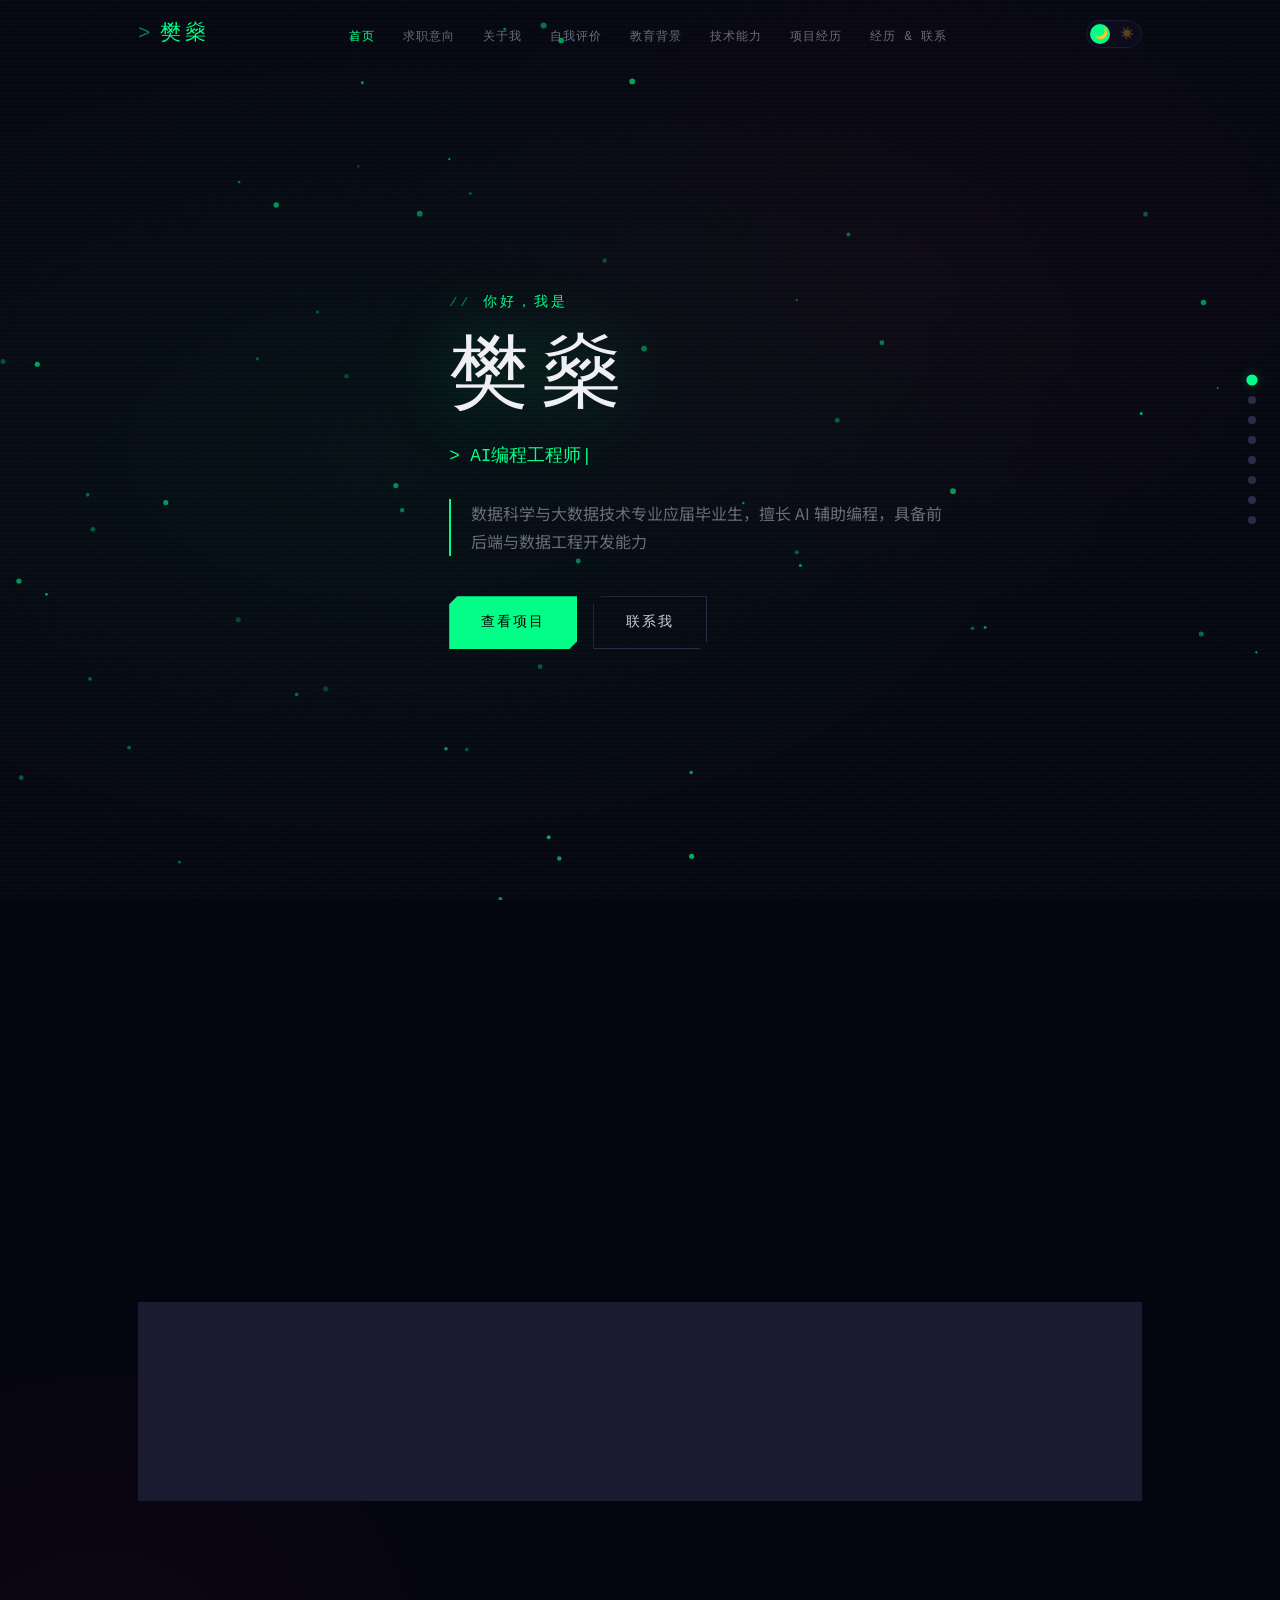
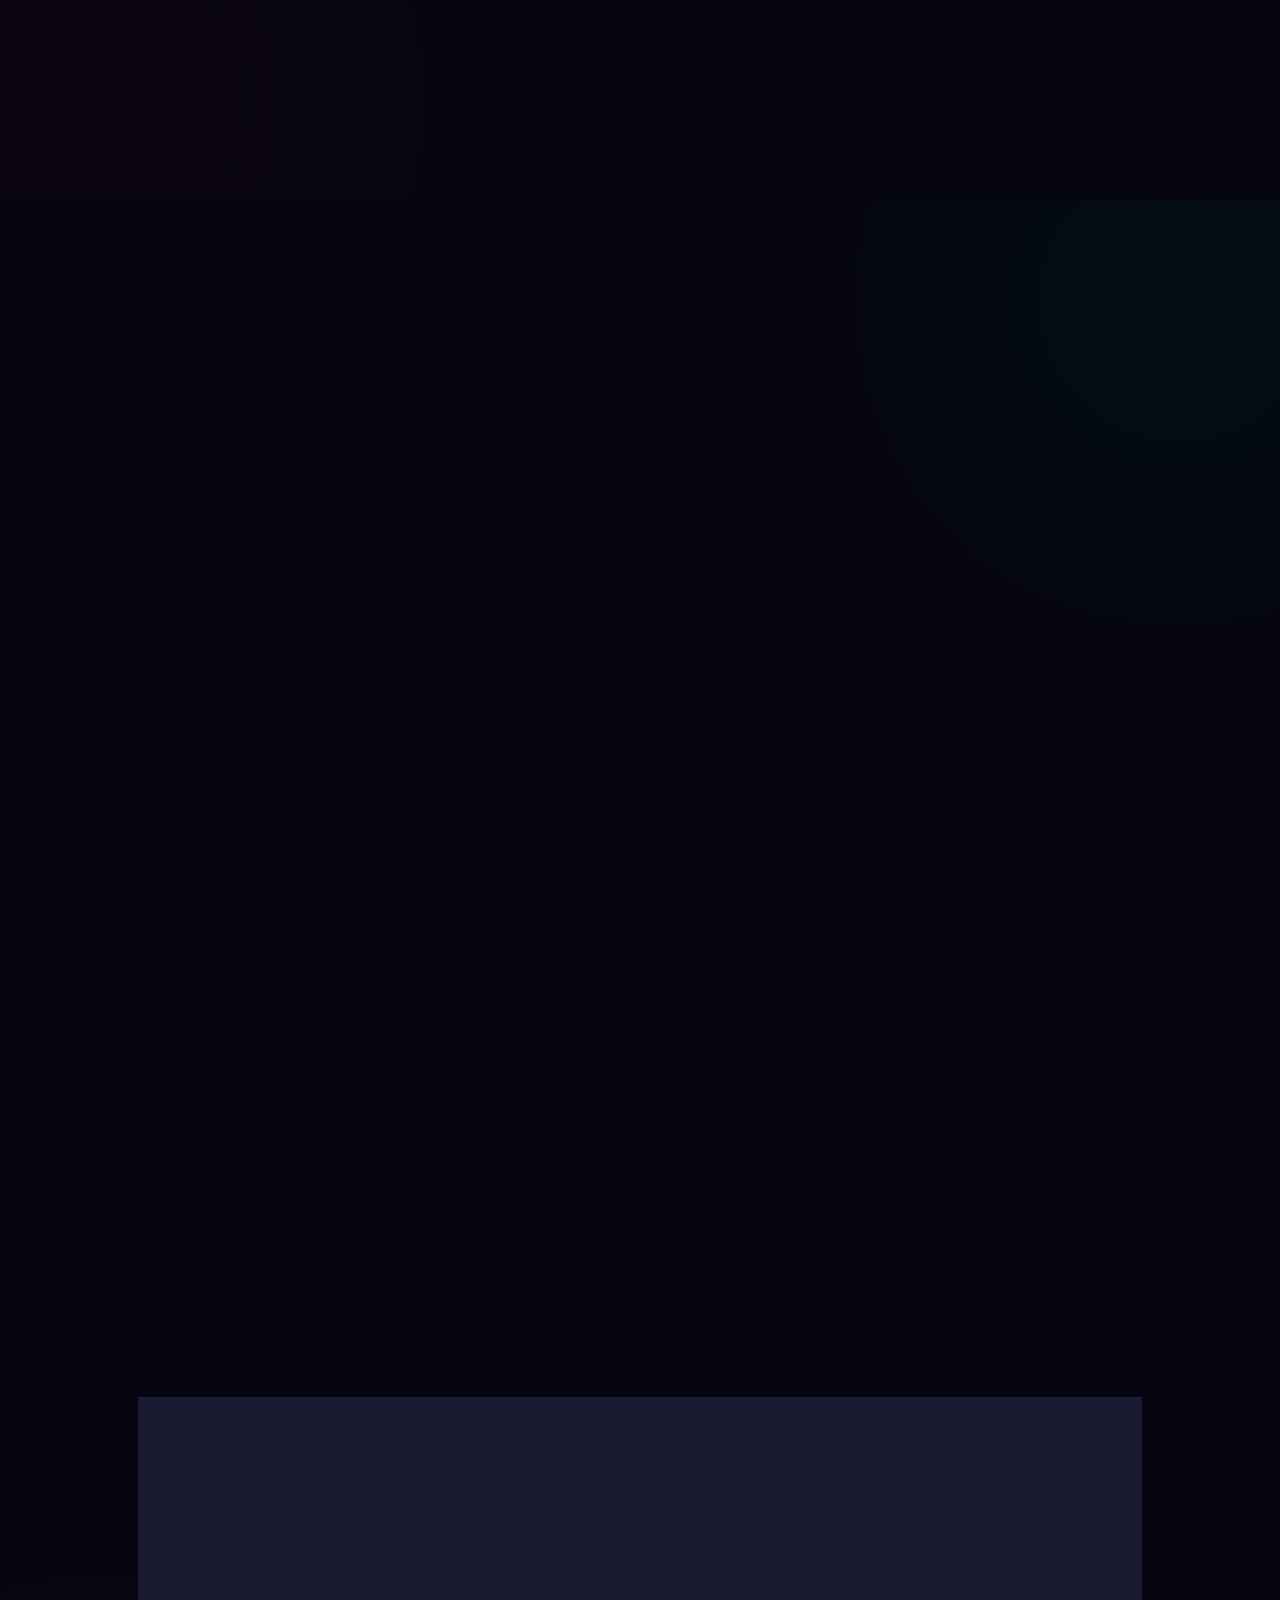
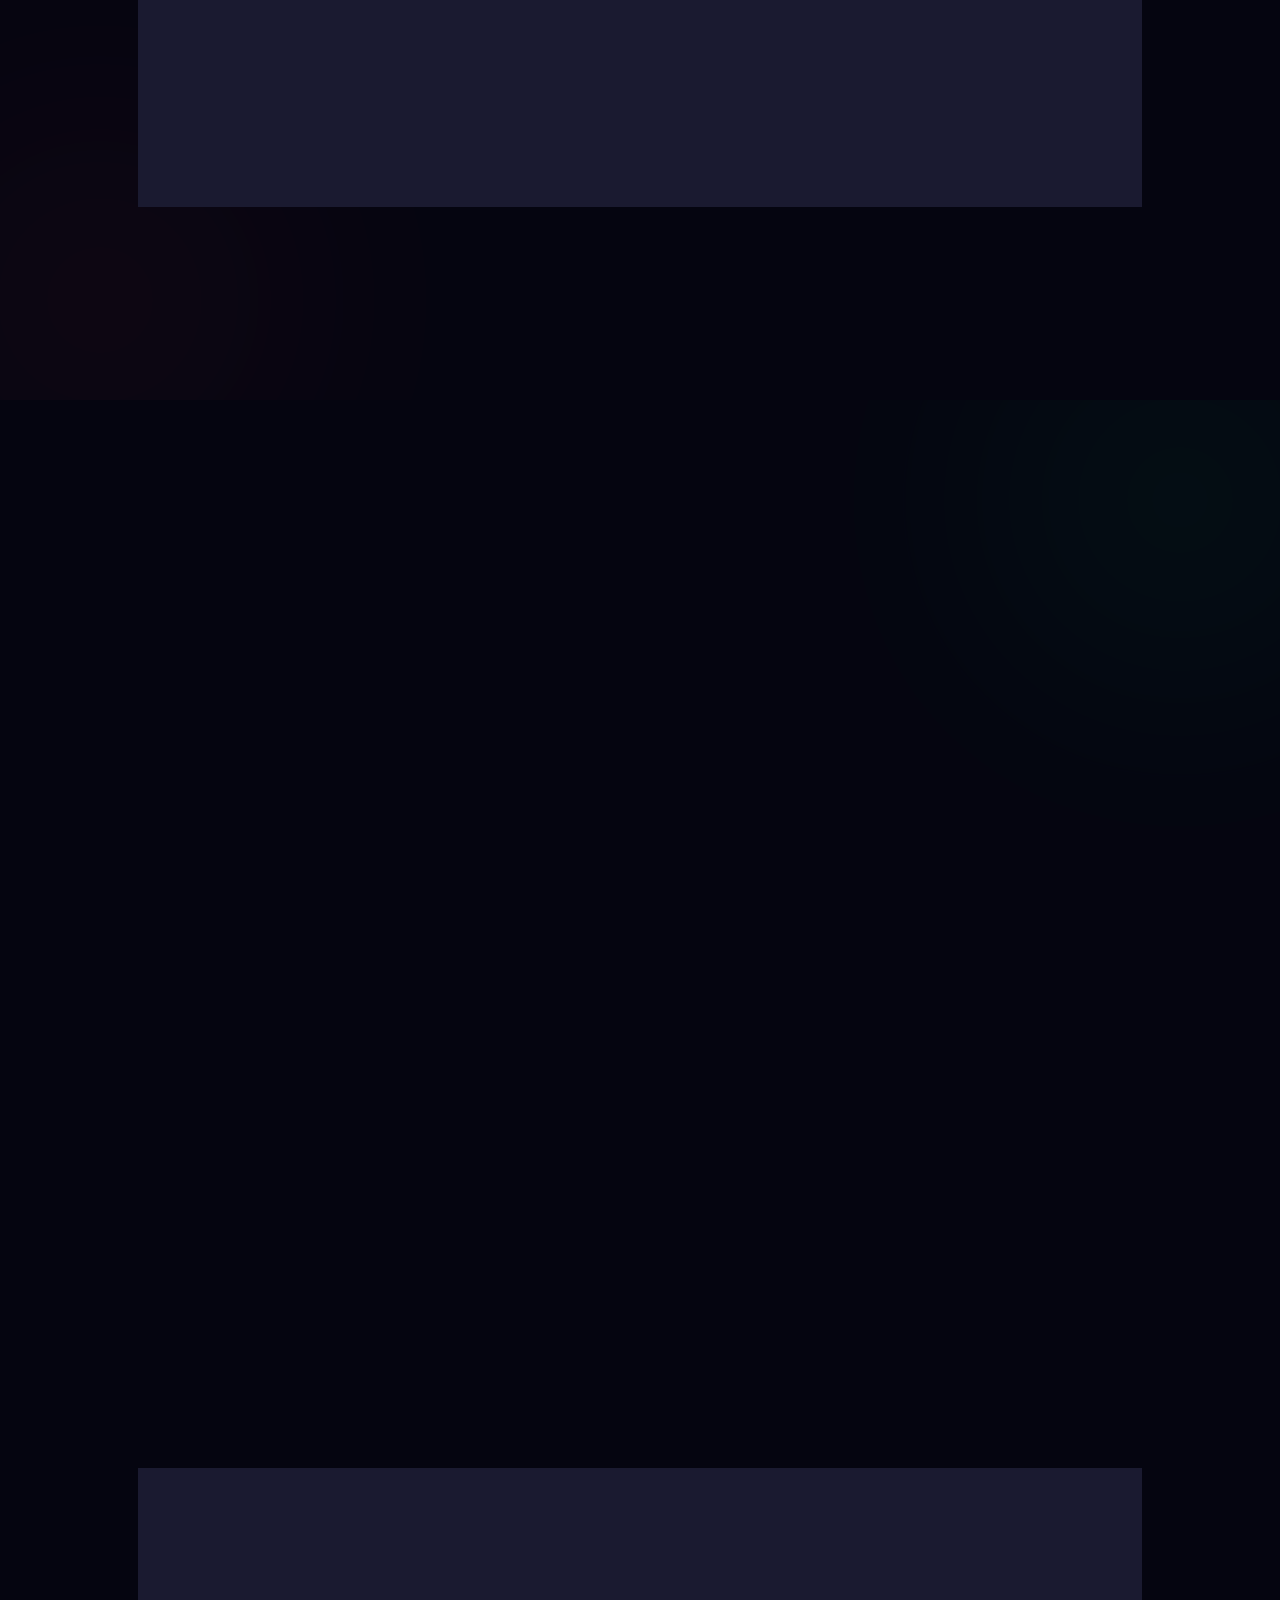
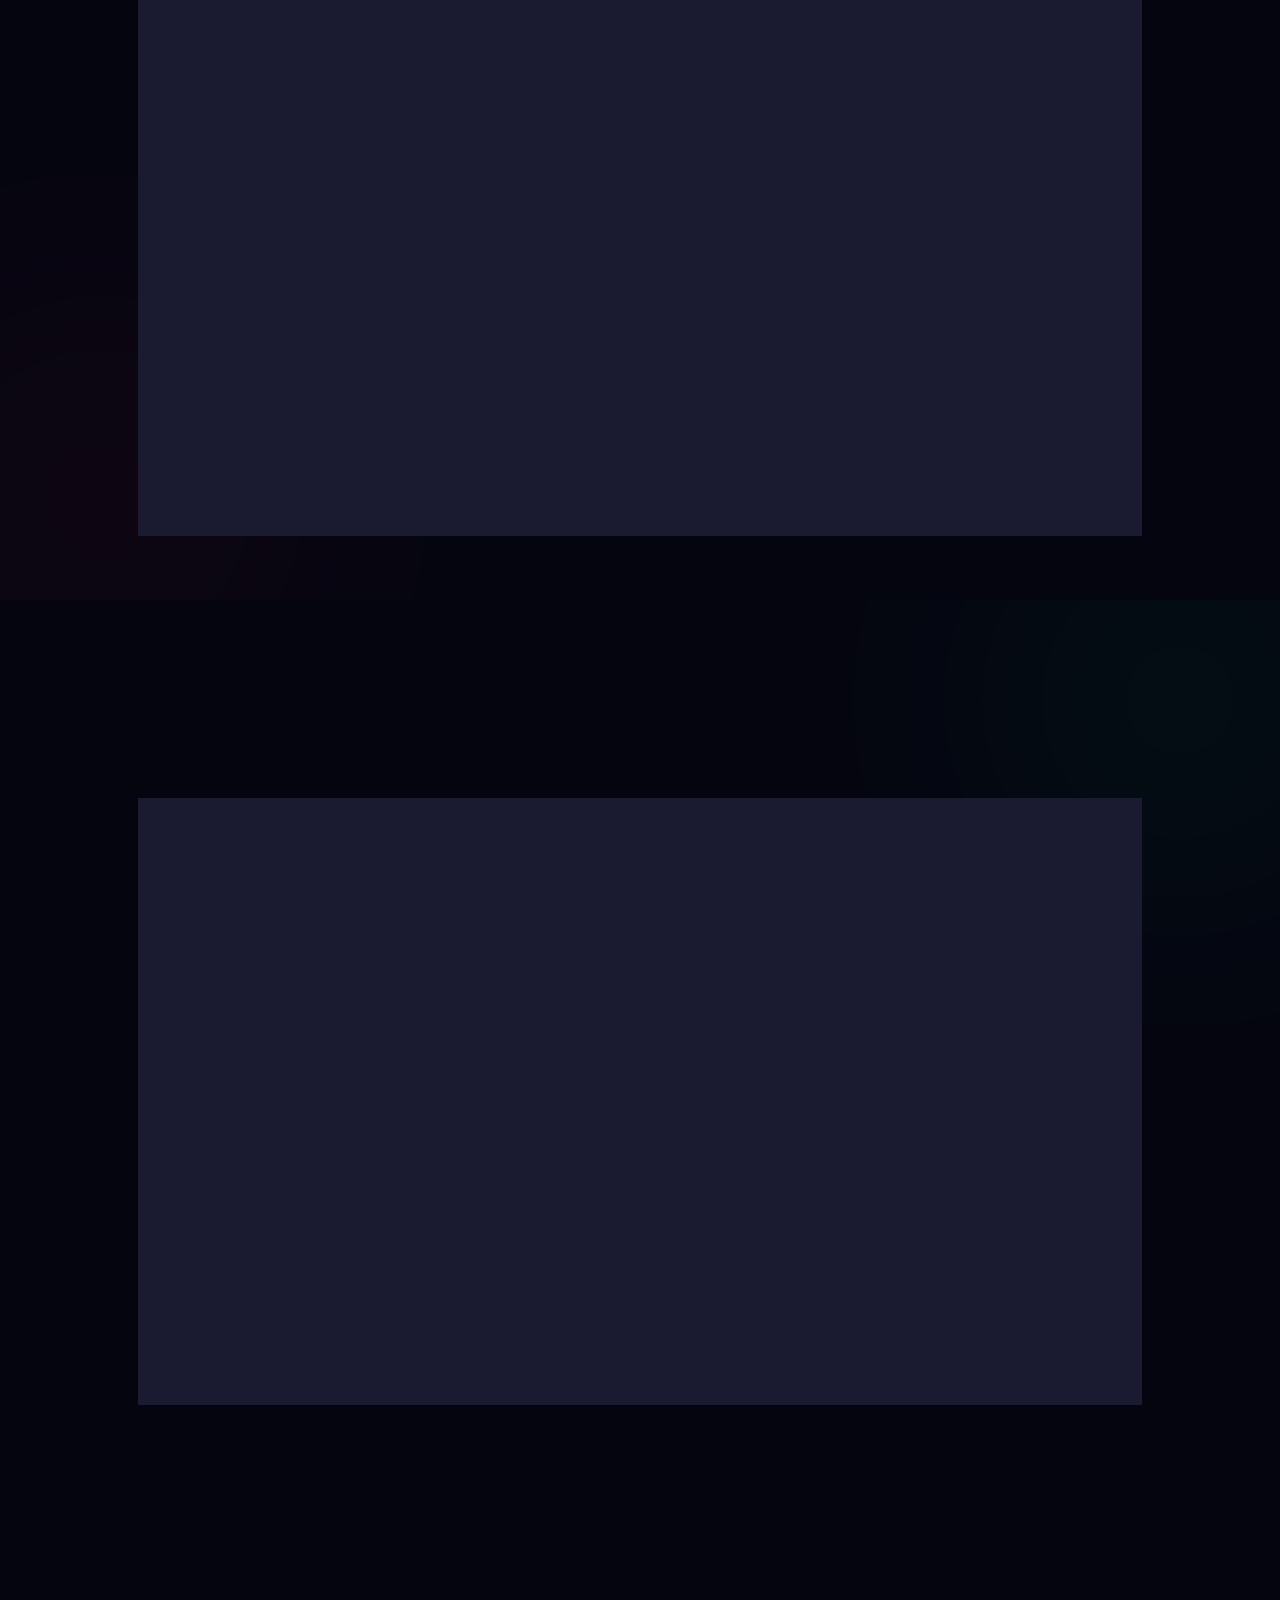
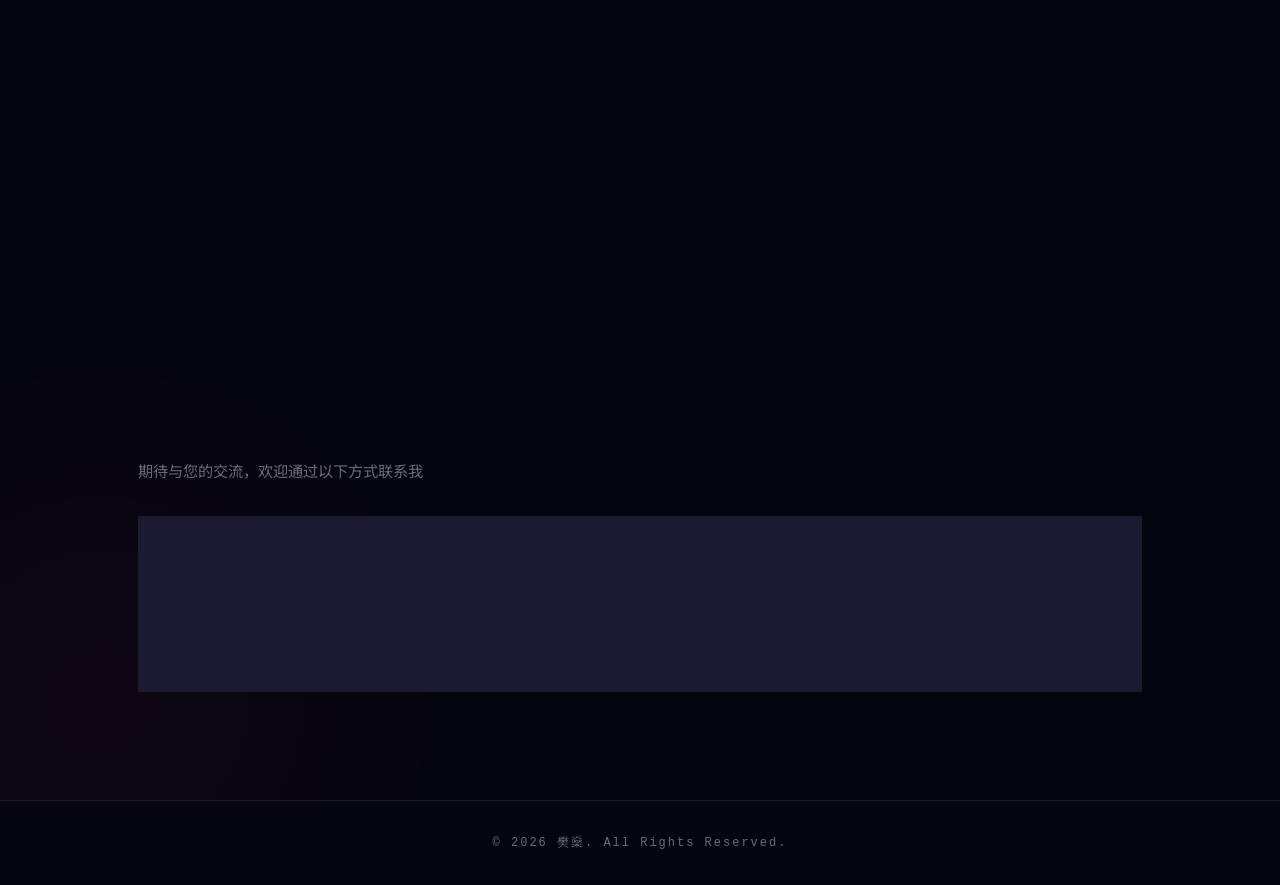
<file: index.html>
<!DOCTYPE html>
<html lang="zh-CN">
<head>
    <meta charset="UTF-8">
    <meta name="viewport" content="width=device-width, initial-scale=1.0">
    <title>樊燊 - 个人主页</title>
    <link rel="stylesheet" href="css/style.css">
    <link rel="preconnect" href="https://fonts.googleapis.com">
    <link rel="preconnect" href="https://fonts.gstatic.com" crossorigin>
    <link href="https://fonts.googleapis.com/css2?family=Inter:wght@300;400;500;600;700;800&family=Noto+Sans+SC:wght@300;400;500;700;900&display=swap" rel="stylesheet">
</head>
<body>
    <!-- 滚动进度条 -->
    <div class="scroll-progress" id="scrollProgress"></div>

    <!-- 导航栏 -->
    <nav class="navbar" id="navbar">
        <div class="nav-container">
            <a href="#home" class="nav-logo">樊燊</a>
            <ul class="nav-menu">
                <li><a href="#home" class="nav-link">首页</a></li>
                <li><a href="#job-target" class="nav-link">求职意向</a></li>
                <li><a href="#about" class="nav-link">关于我</a></li>
                <li><a href="#self-eval" class="nav-link">自我评价</a></li>
                <li><a href="#education" class="nav-link">教育背景</a></li>
                <li><a href="#skills" class="nav-link">技术能力</a></li>
                <li><a href="#projects" class="nav-link">项目经历</a></li>
                <li><a href="#combined" class="nav-link">经历 & 联系</a></li>
            </ul>
            <button class="theme-toggle" id="themeToggle" aria-label="切换主题">
                <span class="theme-icon-dark">🌙</span>
                <span class="theme-icon-light">☀️</span>
            </button>
        </div>
    </nav>

    <!-- Hero 区域 -->
    <section class="hero" id="home">
        <div class="hero-bg"></div>
        <div class="hero-content">
            <p class="hero-greeting">你好，我是</p>
            <h1 class="hero-name">樊燊</h1>
            <div class="hero-typing">
                <span class="typing-text"></span><span class="typing-cursor">|</span>
            </div>
            <p class="hero-desc">数据科学与大数据技术专业应届毕业生，擅长 AI 辅助编程，具备前后端与数据工程开发能力</p>
            <div class="hero-btns">
                <a href="#projects" class="btn btn-primary">查看项目</a>
                <a href="#contact" class="btn btn-outline">联系我</a>
            </div>
        </div>
        <canvas id="particles-canvas"></canvas>
    </section>

    <!-- 求职意向 -->
    <section class="section job-target" id="job-target">
        <div class="container">
            <h2 class="section-title">求职意向</h2>
            <div class="section-line"></div>
            <div class="job-grid">
                <div class="job-item">
                    <span class="job-label">意向岗位</span>
                    <span class="job-value">AI 编程工程师 / 软件开发工程师</span>
                </div>
                <div class="job-item">
                    <span class="job-label">期望城市</span>
                    <span class="job-value">任意 / 开放远程</span>
                </div>
                <div class="job-item">
                    <span class="job-label">期望薪资</span>
                    <span class="job-value">面议</span>
                </div>
                <div class="job-item">
                    <span class="job-label">到岗时间</span>
                    <span class="job-value">两周内到岗</span>
                </div>
            </div>
        </div>
    </section>

    <!-- 关于我 -->
    <section class="section about" id="about">
        <div class="container">
            <h2 class="section-title">关于我</h2>
            <div class="section-line"></div>
            <div class="about-content">
                <div class="about-avatar">
                    <div class="avatar-placeholder">樊</div>
                </div>
                <div class="about-text">
                    <p>我是樊燊，2003年12月出生，毕业于西京学院数据科学与大数据技术专业。</p>
                    <p>在校期间，我系统学习了Spark、数据库原理、计算机组成设计、机器学习、操作系统等核心课程，打下了扎实的理论基础。同时，我积极参与各类项目实践和竞赛活动，将理论知识转化为实际能力。</p>
                    <p>我对技术充满热情，具备前后端与数据工程的综合开发能力，熟悉从前端到后端、从数据处理到可视化的完整技术链路。善于运用 AI 编程工具提升开发效率，乐于接受挑战，期待在技术领域不断成长。</p>
                    <div class="about-info">
                        <div class="info-item">
                            <span class="info-label">年龄</span>
                            <span class="info-value">22岁</span>
                        </div>
                        <div class="info-item">
                            <span class="info-label">所在地</span>
                            <span class="info-value">陕西·西安</span>
                        </div>
                        <div class="info-item">
                            <span class="info-label">学历</span>
                            <span class="info-value">本科</span>
                        </div>
                        <div class="info-item">
                            <span class="info-label">状态</span>
                            <span class="info-value">应届毕业生</span>
                        </div>
                    </div>
                </div>
            </div>
        </div>
    </section>

    <!-- 自我评价 -->
    <section class="section self-eval" id="self-eval">
        <div class="container">
            <h2 class="section-title">自我评价</h2>
            <div class="section-line"></div>
            <div class="eval-grid">
                <div class="eval-card">
                    <div class="eval-icon"><svg width="28" height="28" viewBox="0 0 24 24" fill="none" stroke="currentColor" stroke-width="1.5"><rect x="2" y="3" width="20" height="14" rx="2"/><path d="M8 21h8M12 17v4"/><circle cx="12" cy="10" r="2"/><path d="M10 8l-3-3M14 8l3-3"/></svg></div>
                    <h3>AI 编程能力</h3>
                    <p>熟练使用 AI 编程工具（Claude Code、Cursor 等）提升开发效率，能独立完成从需求分析到部署上线的完整开发流程。</p>
                </div>
                <div class="eval-card">
                    <div class="eval-icon"><svg width="28" height="28" viewBox="0 0 24 24" fill="none" stroke="currentColor" stroke-width="1.5"><path d="M4 19.5A2.5 2.5 0 016.5 17H20"/><path d="M6.5 2H20v20H6.5A2.5 2.5 0 014 19.5v-15A2.5 2.5 0 016.5 2z"/><path d="M8 7h8M8 11h6"/></svg></div>
                    <h3>快速学习</h3>
                    <p>对新技术保持好奇心，在校期间自学 Spring Boot、ECharts 等框架并成功应用于项目实践。</p>
                </div>
                <div class="eval-card">
                    <div class="eval-icon"><svg width="28" height="28" viewBox="0 0 24 24" fill="none" stroke="currentColor" stroke-width="1.5"><circle cx="12" cy="8" r="4"/><path d="M4 20c0-4 4-7 8-7s8 3 8 7"/></svg></div>
                    <h3>团队协作</h3>
                    <p>担任社团副社长期间积累了丰富的沟通协调经验，机器人大赛中和团队紧密配合获得铜奖。</p>
                </div>
                <div class="eval-card">
                    <div class="eval-icon"><svg width="28" height="28" viewBox="0 0 24 24" fill="none" stroke="currentColor" stroke-width="1.5"><path d="M12 22s8-4 8-10V5l-8-3-8 3v7c0 6 8 10 8 10z"/></svg></div>
                    <h3>踏实严谨</h3>
                    <p>实习期间负责数据库维护，认真排查异常数据；项目中注重代码规范和系统稳定性。</p>
                </div>
            </div>
        </div>
    </section>

    <!-- 教育背景 -->
    <section class="section education" id="education">
        <div class="container">
            <h2 class="section-title">教育背景</h2>
            <div class="section-line"></div>
            <div class="edu-card">
                <div class="edu-timeline-dot"></div>
                <div class="edu-content">
                    <div class="edu-period">2022年9月 - 2026年7月</div>
                    <h3 class="edu-school">西京学院</h3>
                    <p class="edu-major">数据科学与大数据技术专业 · 本科</p>
                    <div class="edu-courses">
                        <h4>相关课程</h4>
                        <div class="course-tags">
                            <span class="course-tag">Spark</span>
                            <span class="course-tag">数据库原理</span>
                            <span class="course-tag">计算机组成设计</span>
                            <span class="course-tag">机器学习</span>
                            <span class="course-tag">操作系统</span>
                            <span class="course-tag">逻辑与计算机程序设计</span>
                        </div>
                    </div>
                </div>
            </div>
        </div>
    </section>

    <!-- 技术能力 -->
    <section class="section skills" id="skills">
        <div class="container">
            <h2 class="section-title">技术能力</h2>
            <div class="section-line"></div>
            <div class="skills-grid">
                <div class="skill-category">
                    <div class="skill-icon"><svg width="24" height="24" viewBox="0 0 24 24" fill="none" stroke="currentColor" stroke-width="1.5"><polyline points="16 18 22 12 16 6"/><polyline points="8 6 2 12 8 18"/><line x1="12" y1="2" x2="12" y2="22"/></svg></div>
                    <h3>编程语言</h3>
                    <div class="skill-list">
                        <div class="skill-row">
                            <span class="skill-name">Python</span>
                            <span class="skill-level level-proficient">熟练</span>
                            <span class="skill-from">数据可视化大屏</span>
                        </div>
                        <div class="skill-row">
                            <span class="skill-name">Java</span>
                            <span class="skill-level level-proficient">熟练</span>
                            <span class="skill-from">成绩管理系统 · 智能备忘录</span>
                        </div>
                        <div class="skill-row">
                            <span class="skill-name">HTML / CSS / JS</span>
                            <span class="skill-level level-proficient">熟练</span>
                            <span class="skill-from">数据可视化大屏 · 成绩管理系统</span>
                        </div>
                        <div class="skill-row">
                            <span class="skill-name">C</span>
                            <span class="skill-level level-proficient">熟练</span>
                            <span class="skill-from">机器人大赛</span>
                        </div>
                    </div>
                </div>
                <div class="skill-category">
                    <div class="skill-icon"><svg width="24" height="24" viewBox="0 0 24 24" fill="none" stroke="currentColor" stroke-width="1.5"><path d="M14.7 6.3a1 1 0 000 1.4l1.6 1.6a1 1 0 001.4 0l3.77-3.77a6 6 0 01-7.94 7.94l-6.91 6.91a2.12 2.12 0 01-3-3l6.91-6.91a6 6 0 017.94-7.94l-3.76 3.76z"/></svg></div>
                    <h3>框架与工具</h3>
                    <div class="skill-list">
                        <div class="skill-row">
                            <span class="skill-name">Spring Boot</span>
                            <span class="skill-level level-proficient">熟练</span>
                            <span class="skill-from">成绩管理系统</span>
                        </div>
                        <div class="skill-row">
                            <span class="skill-name">ECharts</span>
                            <span class="skill-level level-proficient">熟练</span>
                            <span class="skill-from">数据可视化大屏</span>
                        </div>
                        <div class="skill-row">
                            <span class="skill-name">JSP / JSTL</span>
                            <span class="skill-level level-competent">掌握</span>
                            <span class="skill-from">成绩管理系统</span>
                        </div>
                        <div class="skill-row">
                            <span class="skill-name">Java Swing</span>
                            <span class="skill-level level-competent">掌握</span>
                            <span class="skill-from">智能备忘录</span>
                        </div>
                    </div>
                </div>
                <div class="skill-category">
                    <div class="skill-icon"><svg width="24" height="24" viewBox="0 0 24 24" fill="none" stroke="currentColor" stroke-width="1.5"><ellipse cx="12" cy="5" rx="9" ry="3"/><path d="M21 12c0 1.66-4 3-9 3s-9-1.34-9-3"/><path d="M3 5v14c0 1.66 4 3 9 3s9-1.34 9-3V5"/></svg></div>
                    <h3>数据库</h3>
                    <div class="skill-list">
                        <div class="skill-row">
                            <span class="skill-name">MySQL</span>
                            <span class="skill-level level-proficient">熟练</span>
                            <span class="skill-from">成绩管理系统 · 数据大屏 · 实习</span>
                        </div>
                        <div class="skill-row">
                            <span class="skill-name">MongoDB</span>
                            <span class="skill-level level-familiar">了解</span>
                            <span class="skill-from">课程学习</span>
                        </div>
                    </div>
                </div>
                <div class="skill-category">
                    <div class="skill-icon"><svg width="24" height="24" viewBox="0 0 24 24" fill="none" stroke="currentColor" stroke-width="1.5"><path d="M17.5 19H9a7 7 0 116.71-9h1.79a4.5 4.5 0 110 9z"/></svg></div>
                    <h3>大数据与运维</h3>
                    <div class="skill-list">
                        <div class="skill-row">
                            <span class="skill-name">Pandas / NumPy</span>
                            <span class="skill-level level-competent">掌握</span>
                            <span class="skill-from">数据可视化大屏</span>
                        </div>
                        <div class="skill-row">
                            <span class="skill-name">Spark</span>
                            <span class="skill-level level-proficient">熟练</span>
                            <span class="skill-from">课程学习</span>
                        </div>
                        <div class="skill-row">
                            <span class="skill-name">Linux / Docker</span>
                            <span class="skill-level level-proficient">熟练</span>
                            <span class="skill-from">课程学习</span>
                        </div>
                        <div class="skill-row">
                            <span class="skill-name">Hadoop</span>
                            <span class="skill-level level-familiar">了解</span>
                            <span class="skill-from">课程学习</span>
                        </div>
                    </div>
                </div>
            </div>
        </div>
    </section>

    <!-- 项目遮罩层 -->
    <div class="project-overlay" id="projectOverlay"></div>

    <!-- 项目详情浮层 -->
    <div class="project-modal" id="projectModal">
        <button class="project-modal-close"><svg width="16" height="16" viewBox="0 0 24 24" fill="none" stroke="currentColor" stroke-width="2"><line x1="18" y1="6" x2="6" y2="18"/><line x1="6" y1="6" x2="18" y2="18"/></svg></button>
        <div class="project-modal-content" id="projectModalContent"></div>
    </div>

    <!-- 项目经历 -->
    <section class="section projects" id="projects">
        <div class="container">
            <h2 class="section-title">项目经历</h2>
            <div class="section-line"></div>
            <div class="projects-grid" id="projectsGrid">
                <!-- 项目1 -->
                <div class="project-block" data-project="1">
                    <div class="project-block-summary">
                        <span class="project-period">2025年10月 - 2026年4月</span>
                        <h3 class="project-name">学生成绩管理系统</h3>
                        <p class="project-role">全栈开发</p>
                        <div class="project-tech">
                            <span>Spring Boot</span><span>MySQL</span><span>JSP</span><span>JSTL</span><span>JavaScript</span>
                        </div>
                    </div>
                    <div class="project-block-detail">
                        <button class="project-close">✕</button>
                        <span class="project-period">2025年10月 - 2026年4月</span>
                        <h3 class="project-name">学生成绩管理系统</h3>
                        <p class="project-role">全栈开发</p>
                        <ul class="project-details">
                            <li>独立完成从需求分析、系统设计、数据库建模到前后端开发的全流程开发</li>
                            <li>使用 <strong>Spring Boot</strong> 框架实现业务逻辑与权限控制，使用 <strong>MySQL</strong> 进行数据持久化并优化查询性能</li>
                            <li>使用 <strong>JSP + JSTL</strong> 技术实现动态页面渲染，通过 <strong>JavaScript</strong> 原生代码实现简洁流畅的前端交互</li>
                        </ul>
                        <div class="project-tech">
                            <span>Spring Boot</span><span>MySQL</span><span>JSP</span><span>JSTL</span><span>JavaScript</span>
                        </div>
                    </div>
                </div>

                <!-- 项目2 -->
                <div class="project-block" data-project="2">
                    <div class="project-block-summary">
                        <span class="project-period">2024年5月 - 2024年6月</span>
                        <h3 class="project-name">数据可视化大屏</h3>
                        <p class="project-role">数据预处理 + 前端呈现</p>
                        <div class="project-tech">
                            <span>Python</span><span>Pandas</span><span>NumPy</span><span>MySQL</span><span>ECharts</span>
                        </div>
                    </div>
                    <div class="project-block-detail">
                        <button class="project-close">✕</button>
                        <span class="project-period">2024年5月 - 2024年6月</span>
                        <h3 class="project-name">数据可视化大屏</h3>
                        <p class="project-role">数据预处理 + 前端呈现</p>
                        <ul class="project-details">
                            <li>数据预处理：使用 <strong>Python</strong> 中的 Pandas、NumPy 库进行数据清洗、标准化和特征工程，将多维数据降维后导入 <strong>MySQL</strong> 并提取关键业务指标</li>
                            <li>前端呈现：使用 <strong>HTML + CSS + JavaScript</strong> 搭建前端框架，使用 <strong>ECharts</strong> 实现数据可视化，支持多维度数据筛选与图形动态展示，追踪用户行为轨迹</li>
                        </ul>
                        <div class="project-tech">
                            <span>Python</span><span>Pandas</span><span>NumPy</span><span>MySQL</span><span>ECharts</span><span>JavaScript</span>
                        </div>
                    </div>
                </div>

                <!-- 项目3 -->
                <div class="project-block" data-project="3">
                    <div class="project-block-summary">
                        <span class="project-period">2023年10月 - 2023年12月</span>
                        <h3 class="project-name">智能备忘录</h3>
                        <p class="project-role">全栈开发</p>
                        <div class="project-tech">
                            <span>Java Swing</span><span>AI大模型</span><span>GUI</span>
                        </div>
                    </div>
                    <div class="project-block-detail">
                        <button class="project-close">✕</button>
                        <span class="project-period">2023年10月 - 2023年12月</span>
                        <h3 class="project-name">智能备忘录</h3>
                        <p class="project-role">全栈开发</p>
                        <ul class="project-details">
                            <li>使用 <strong>Java Swing</strong> 实现 GUI 界面，支持事件添加、编辑、删除、实时整点时间显示等核心功能</li>
                            <li>接入 <strong>AI 大模型</strong>，实现日程事件智能分析与自动时间规划建议，显著增强产品智能化用户体验</li>
                        </ul>
                        <div class="project-tech">
                            <span>Java Swing</span><span>AI大模型</span><span>GUI</span>
                        </div>
                    </div>
                </div>

                <!-- 项目4 -->
                <div class="project-block" data-project="4">
                    <div class="project-block-summary">
                        <span class="project-period">2023年4月 - 2023年6月</span>
                        <h3 class="project-name">中国机器人大赛 · 机器人系统调试</h3>
                        <p class="project-role">机器人调试 · 系统测试</p>
                        <div class="project-tech">
                            <span>C语言</span><span>机器人控制</span><span>系统调试</span>
                        </div>
                    </div>
                    <div class="project-block-detail">
                        <button class="project-close">✕</button>
                        <span class="project-period">2023年4月 - 2023年6月</span>
                        <h3 class="project-name">中国机器人大赛 · 机器人系统调试</h3>
                        <p class="project-role">机器人调试 · 系统测试</p>
                        <ul class="project-details">
                            <li>使用 <strong>C语言</strong> 对机器人核心传动模块进行调试和参数优化，提升执行精度，将任务完成时间缩短约10秒</li>
                            <li>参与系统测试和赛前全面功能验证，协助排查潜在故障，最终团队获得<strong>优秀奖</strong></li>
                        </ul>
                        <div class="project-tech">
                            <span>C语言</span><span>机器人控制</span><span>系统调试</span>
                        </div>
                    </div>
                </div>

                <!-- 项目5 -->
                <div class="project-block" data-project="5">
                    <div class="project-block-summary">
                        <span class="project-period">2026年7月 - 至今</span>
                        <h3 class="project-name">DnD DiceBot</h3>
                        <p class="project-role">协作开发</p>
                        <div class="project-tech">
                            <span>GitHub</span><span>开源协作</span><span>D&D</span>
                        </div>
                    </div>
                    <div class="project-block-detail">
                        <button class="project-close">✕</button>
                        <span class="project-period">2026年7月 - 至今</span>
                        <h3 class="project-name">DnD DiceBot</h3>
                        <p class="project-role">协作开发</p>
                        <ul class="project-details">
                            <li>与朋友合作开发的一整套 <strong>D&D 跑团系统</strong>，涵盖骰子投掷、角色管理、游戏流程等核心功能</li>
                            <li>使用 Git 进行版本控制与团队协作，参与项目架构设计与功能开发</li>
                        </ul>
                        <div class="project-tech">
                            <span>GitHub</span><span>开源协作</span><span>D&D</span>
                        </div>
                        <a href="https://github.com/illusory23/DnD-DiceBot-" target="_blank" rel="noopener" class="project-link">
                            <svg width="16" height="16" viewBox="0 0 24 24" fill="none" stroke="currentColor" stroke-width="2"><path d="M9 19c-5 1.5-5-2.5-7-3m14 6v-3.87a3.37 3.37 0 00-.94-2.61c3.14-.35 6.44-1.54 6.44-7A5.44 5.44 0 0020 4.77 5.07 5.07 0 0019.91 1S18.73.65 16 2.48a13.38 13.38 0 00-7 0C6.27.65 5.09 1 5.09 1A5.07 5.07 0 005 4.77a5.44 5.44 0 00-1.5 3.78c0 5.42 3.3 6.61 6.44 7A3.37 3.37 0 009 18.13V22"/></svg>
                            查看 GitHub 仓库
                        </a>
                    </div>
                </div>
            </div>
        </div>
    </section>

    <!-- 经历 & 联系方式 -->
    <section class="section combined" id="combined">
        <div class="container">
            <!-- 经历：实习（左）+ 校园（右） -->
            <h2 class="section-title">经历</h2>
            <div class="combined-top">
                <div class="exp-card">
                    <div class="exp-timeline">
                        <div class="exp-timeline-dot"></div>
                    </div>
                    <div class="exp-content">
                        <div class="exp-period">2025年7月 - 2025年8月</div>
                        <h3 class="exp-company">西安一泰科技有限公司</h3>
                        <p class="exp-role">数据库维护实习生</p>
                        <ul class="exp-details">
                            <li>参与公司日常数据库维护工作，监控日志并排查异常数据</li>
                            <li>学习使用 SQL 工具进行数据库问题排查与修复操作</li>
                        </ul>
                    </div>
                </div>
                <div class="campus-card">
                    <div class="campus-icon"><svg width="32" height="32" viewBox="0 0 24 24" fill="none" stroke="currentColor" stroke-width="1.5"><path d="M22 10l-10-7-10 7 10 7 10-7z"/><path d="M6 12v5c0 2 3 4 6 4s6-2 6-4v-5"/></svg></div>
                    <div class="campus-content">
                        <div class="campus-period">2023年9月 - 2026年6月</div>
                        <h3>社团副社长</h3>
                        <p>在校期间担任社团副社长，负责社团日常管理与校内外沟通协调工作。积极与校外公司沟通达成合作，成功举办多场校园活动。</p>
                    </div>
                </div>
            </div>

            <!-- 联系方式 -->
            <h2 class="section-title" style="margin-top: 48px;">联系方式</h2>
            <p class="contact-intro">期待与您的交流，欢迎通过以下方式联系我</p>
            <div class="contact-cards">
                <a href="mailto:2992750429@qq.com" class="contact-card">
                    <div class="contact-icon"><svg width="28" height="28" viewBox="0 0 24 24" fill="none" stroke="currentColor" stroke-width="1.5"><rect x="2" y="4" width="20" height="16" rx="2"/><path d="M22 4l-10 8L2 4"/></svg></div>
                    <h3>电子邮箱</h3>
                    <p>2992750429@qq.com</p>
                </a>
                <a href="tel:13991276136" class="contact-card">
                    <div class="contact-icon"><svg width="28" height="28" viewBox="0 0 24 24" fill="none" stroke="currentColor" stroke-width="1.5"><rect x="5" y="2" width="14" height="20" rx="2"/><line x1="12" y1="18" x2="12.01" y2="18"/></svg></div>
                    <h3>手机号码</h3>
                    <p>13991276136</p>
                </a>
                <div class="contact-card">
                    <div class="contact-icon"><svg width="28" height="28" viewBox="0 0 24 24" fill="none" stroke="currentColor" stroke-width="1.5"><path d="M21 10c0 7-9 13-9 13s-9-6-9-13a9 9 0 0118 0z"/><circle cx="12" cy="10" r="3"/></svg></div>
                    <h3>所在地</h3>
                    <p>陕西·西安</p>
                </div>
            </div>
        </div>
    </section>

    <!-- 页脚 -->
    <footer class="footer">
        <div class="container">
            <p>&copy; 2026 樊燊. All Rights Reserved.</p>
        </div>
    </footer>

    <!-- 回到顶部 -->
    <button class="back-to-top" id="backToTop" aria-label="回到顶部">↑</button>

    <!-- 鼠标光晕 -->
    <div class="mouse-glow" id="mouseGlow"></div>

    <!-- 段落切换过渡 -->
    <div class="section-transition" id="sectionTransition"></div>

    <!-- 侧边导航点 -->
    <nav class="section-dots" id="sectionDots">
        <a href="#home" class="section-dot active" data-section="home"></a>
        <a href="#job-target" class="section-dot" data-section="job-target"></a>
        <a href="#about" class="section-dot" data-section="about"></a>
        <a href="#self-eval" class="section-dot" data-section="self-eval"></a>
        <a href="#education" class="section-dot" data-section="education"></a>
        <a href="#skills" class="section-dot" data-section="skills"></a>
        <a href="#projects" class="section-dot" data-section="projects"></a>
        <a href="#combined" class="section-dot" data-section="combined"></a>
    </nav>

    <script src="js/main.js"></script>
</body>
</html>
</file>
<file: css/style.css>
/* ===== CSS 变量与全局样式 ===== */
:root {
    --primary: #00ff88;
    --primary-glow: rgba(0, 255, 136, 0.3);
    --accent: #ff3366;
    --bg: #050510;
    --bg-surface: #0a0a1a;
    --bg-card: #0d0d20;
    --text: #d0d0d8;
    --text-dim: #6a6a7a;
    --text-bright: #f0f0f5;
    --border: #1a1a30;
    --border-bright: #2a2a45;
    --radius: 2px;
    --font-mono: 'Space Mono', 'Courier New', monospace;
    --font-body: 'IBM Plex Sans', 'Noto Sans SC', sans-serif;
    --font-display: 'Major Mono Display', 'Space Mono', monospace;
    --transition: 0.25s cubic-bezier(0.4, 0, 0.2, 1);
}

/* 亮色主题 */
[data-theme="light"] {
    --primary: #00aa55;
    --primary-glow: rgba(0, 170, 85, 0.25);
    --accent: #d63050;
    --bg: #f0f0ea;
    --bg-surface: #e6e6df;
    --bg-card: #fafaf7;
    --text: #1e1e28;
    --text-dim: #5e5e6a;
    --text-bright: #0a0a15;
    --border: #c8c8be;
    --border-bright: #9a9a90;
}

[data-theme="light"] .navbar.scrolled {
    background: rgba(240, 240, 234, 0.92);
}

/* 亮色模式扫描线修复 */
[data-theme="light"] .section-transition::after {
    background: repeating-linear-gradient(
        0deg,
        transparent,
        transparent 3px,
        rgba(255, 255, 255, 0.15) 3px,
        rgba(255, 255, 255, 0.15) 6px
    );
}

[data-theme="light"] .section-transition {
    background: linear-gradient(180deg,
        transparent 0%,
        rgba(0, 170, 85, 0.04) 30%,
        rgba(0, 170, 85, 0.1) 50%,
        rgba(0, 170, 85, 0.04) 70%,
        transparent 100%
    );
}

* {
    margin: 0;
    padding: 0;
    box-sizing: border-box;
}

html {
    scroll-behavior: smooth;
    scroll-padding-top: 0;
    overflow-y: scroll;
    scrollbar-width: thin;
    scrollbar-color: var(--border) transparent;
}

body {
    font-family: var(--font-body);
    background-color: var(--bg);
    color: var(--text);
    line-height: 1.7;
    overflow-x: hidden;
    position: relative;
    transition: background-color 0.6s ease, color 0.6s ease;
}

/* 主题切换时全局渐变过渡 */
.navbar,
.navbar.scrolled,
.section,
.hero,
.hero-bg,
.project-block,
.skill-category,
.eval-card,
.edu-card,
.exp-card,
.campus-card,
.contact-card,
.footer,
.info-item,
.accordion-item,
.project-modal,
.project-overlay,
.nav-link,
.skill-row,
.course-tag,
.project-tech span,
.skill-level,
.btn-outline,
.theme-toggle,
.back-to-top,
input, textarea {
    transition: background-color 0.6s ease, color 0.6s ease, border-color 0.6s ease, box-shadow 0.6s ease;
}

/* 全局噪点纹理 */
body::after {
    content: '';
    position: fixed;
    top: 0;
    left: 0;
    width: 100%;
    height: 100%;
    pointer-events: none;
    z-index: 10000;
    opacity: 0.03;
    background-image: url("data:image/svg+xml,%3Csvg viewBox='0 0 256 256' xmlns='http://www.w3.org/2000/svg'%3E%3Cfilter id='noise'%3E%3CfeTurbulence type='fractalNoise' baseFrequency='0.9' numOctaves='4' stitchTiles='stitch'/%3E%3C/filter%3E%3Crect width='100%25' height='100%25' filter='url(%23noise)'/%3E%3C/svg%3E");
    background-size: 200px 200px;
}

.container {
    max-width: 1100px;
    margin: 0 auto;
    padding: 0 48px;
}

/* ===== 滚动进度条 ===== */
.scroll-progress {
    position: fixed;
    top: 0;
    left: 0;
    height: 2px;
    background: var(--primary);
    z-index: 1001;
    width: 0%;
    transition: width 0.1s linear;
    box-shadow: 0 0 8px var(--primary-glow);
}

/* ===== 导航栏 ===== */
.navbar {
    position: fixed;
    top: 0;
    left: 0;
    right: 0;
    z-index: 1000;
    padding: 16px 0;
    transition: var(--transition);
    border-bottom: 1px solid transparent;
}

.navbar.scrolled {
    background: rgba(5, 5, 16, 0.92);
    backdrop-filter: blur(12px);
    border-bottom: 1px solid var(--border);
    padding: 10px 0;
}

.nav-container {
    max-width: 1100px;
    margin: 0 auto;
    padding: 0 48px;
    display: flex;
    justify-content: space-between;
    align-items: center;
}

.nav-logo {
    font-family: var(--font-display);
    font-size: 1.3rem;
    font-weight: 400;
    color: var(--primary);
    text-decoration: none;
    letter-spacing: 4px;
    position: relative;
}

.nav-logo::before {
    content: '>';
    margin-right: 6px;
    opacity: 0.5;
}

.nav-menu {
    display: flex;
    list-style: none;
    gap: 28px;
}

.nav-link {
    color: var(--text-dim);
    text-decoration: none;
    font-family: var(--font-mono);
    font-size: 0.78rem;
    font-weight: 400;
    letter-spacing: 1px;
    text-transform: uppercase;
    transition: var(--transition);
    position: relative;
    padding: 4px 0;
}

.nav-link::after {
    content: '';
    position: absolute;
    bottom: 0;
    left: 0;
    width: 0;
    height: 1px;
    background: var(--primary);
    transition: width 0.2s ease;
}

.nav-link:hover {
    color: var(--primary);
}

.nav-link:hover::after {
    width: 100%;
}

/* ===== 主题切换滑动开关 ===== */
.theme-toggle {
    background: var(--bg-surface);
    border: 1px solid var(--border);
    width: 56px;
    height: 28px;
    border-radius: 14px;
    cursor: pointer;
    position: relative;
    transition: background 0.3s ease, border-color 0.3s ease;
    padding: 0;
    display: flex;
    align-items: center;
}

.theme-toggle:hover {
    border-color: var(--primary);
}

.theme-toggle::after {
    content: '';
    position: absolute;
    left: 3px;
    width: 20px;
    height: 20px;
    border-radius: 50%;
    background: var(--primary);
    transition: transform 0.3s cubic-bezier(0.4, 0, 0.2, 1);
}

[data-theme="light"] .theme-toggle::after {
    transform: translateX(28px);
}

.theme-icon-dark,
.theme-icon-light {
    position: absolute;
    font-size: 0.7rem;
    transition: opacity 0.2s ease;
    pointer-events: none;
    z-index: 1;
}

.theme-icon-dark {
    left: 7px;
    opacity: 1;
}

.theme-icon-light {
    right: 7px;
    opacity: 0.3;
}

[data-theme="light"] .theme-icon-dark {
    opacity: 0.3;
}

[data-theme="light"] .theme-icon-light {
    opacity: 1;
}

/* ===== Hero 区域 ===== */
.hero {
    min-height: 100vh;
    display: flex;
    align-items: center;
    justify-content: center;
    position: relative;
    overflow: hidden;
    padding: 120px 48px 80px;
}

.hero-bg {
    position: absolute;
    top: 0;
    left: 0;
    right: 0;
    bottom: 0;
    background:
        repeating-linear-gradient(0deg, transparent, transparent 2px, rgba(0, 255, 136, 0.015) 2px, rgba(0, 255, 136, 0.015) 4px),
        radial-gradient(ellipse 60% 50% at 30% 50%, rgba(0, 255, 136, 0.04), transparent),
        radial-gradient(ellipse 40% 40% at 70% 30%, rgba(255, 51, 102, 0.03), transparent);
    z-index: 0;
}

.hero-content {
    position: relative;
    z-index: 1;
    text-align: left;
    max-width: 700px;
    margin-left: 10%;
}

.hero-greeting {
    font-family: var(--font-mono);
    font-size: 0.85rem;
    color: var(--primary);
    letter-spacing: 3px;
    text-transform: uppercase;
    margin-bottom: 20px;
    opacity: 0;
    animation: fadeInUp 0.6s ease forwards;
}

.hero-greeting::before {
    content: '// ';
    opacity: 0.5;
}

.hero-name {
    font-family: var(--font-display);
    font-size: 5rem;
    font-weight: 400;
    color: var(--text-bright);
    letter-spacing: 12px;
    margin-bottom: 20px;
    line-height: 1.1;
    opacity: 0;
    animation: fadeInUp 0.6s ease 0.1s forwards;
    text-shadow: 0 0 80px var(--primary-glow);
}

.hero-typing {
    font-family: var(--font-mono);
    font-size: 1.1rem;
    color: var(--primary);
    margin-bottom: 28px;
    height: 1.8rem;
    opacity: 0;
    animation: fadeInUp 0.6s ease 0.2s forwards;
}

.typing-cursor {
    animation: blink 0.8s infinite;
    color: var(--primary);
}

@keyframes blink {
    0%, 100% { opacity: 1; }
    50% { opacity: 0; }
}

.hero-desc {
    font-size: 1rem;
    color: var(--text-dim);
    line-height: 1.8;
    margin-bottom: 40px;
    max-width: 500px;
    border-left: 2px solid var(--primary);
    padding-left: 20px;
    opacity: 0;
    animation: fadeInUp 0.6s ease 0.3s forwards;
}

.hero-btns {
    display: flex;
    gap: 16px;
    opacity: 0;
    animation: fadeInUp 0.6s ease 0.4s forwards;
}

.btn {
    display: inline-flex;
    align-items: center;
    padding: 14px 32px;
    font-family: var(--font-mono);
    font-size: 0.85rem;
    font-weight: 400;
    letter-spacing: 2px;
    text-transform: uppercase;
    text-decoration: none;
    transition: var(--transition);
    cursor: pointer;
    border: none;
    position: relative;
}

.btn-primary {
    background: var(--primary);
    color: #000;
    clip-path: polygon(8px 0, 100% 0, 100% calc(100% - 8px), calc(100% - 8px) 100%, 0 100%, 0 8px);
}

.btn-primary:hover {
    background: #00ff99;
    transform: translate(-2px, -2px);
    box-shadow: 4px 4px 0 rgba(0, 255, 136, 0.3);
}

.btn-outline {
    border: 1px solid var(--border-bright);
    color: var(--text);
    background: transparent;
    clip-path: polygon(8px 0, 100% 0, 100% calc(100% - 8px), calc(100% - 8px) 100%, 0 100%, 0 8px);
}

.btn-outline:hover {
    border-color: var(--primary);
    color: var(--primary);
    transform: translate(-2px, -2px);
    box-shadow: 4px 4px 0 rgba(0, 255, 136, 0.15);
}

@keyframes fadeInUp {
    from { opacity: 0; transform: translateY(30px); }
    to { opacity: 1; transform: translateY(0); }
}

/* ===== 粒子 Canvas ===== */
#particles-canvas {
    position: absolute;
    top: 0;
    left: 0;
    width: 100%;
    height: 100%;
    z-index: 0;
    pointer-events: none;
}

/* ===== 通用 Section 样式 ===== */
.section {
    height: 100vh;
    display: flex;
    align-items: center;
    padding: 80px 0;
    position: relative;
    overflow: hidden;
}

.section .container {
    width: 100%;
    position: relative;
    z-index: 1;
}

/* 段落背景装饰 */
.section::after {
    content: '';
    position: absolute;
    width: 400px;
    height: 400px;
    border-radius: 50%;
    filter: blur(120px);
    opacity: 0.04;
    pointer-events: none;
}

.section:nth-child(odd)::after {
    background: var(--primary);
    top: -100px;
    right: -100px;
}

.section:nth-child(even)::after {
    background: var(--accent);
    bottom: -100px;
    left: -100px;
}

/* 段落切换过渡遮罩 */
.section-transition {
    position: fixed;
    top: 0;
    left: 0;
    width: 100%;
    height: 100%;
    z-index: 9999;
    pointer-events: none;
    transform: translateY(-100%);
    background: linear-gradient(180deg,
        transparent 0%,
        rgba(0, 255, 136, 0.06) 30%,
        rgba(0, 255, 136, 0.15) 50%,
        rgba(0, 255, 136, 0.06) 70%,
        transparent 100%
    );
}

.section-transition::before {
    content: '';
    position: absolute;
    top: 50%;
    left: 0;
    width: 100%;
    height: 2px;
    background: var(--primary);
    box-shadow: 0 0 20px var(--primary-glow),
                0 0 60px var(--primary-glow),
                0 0 100px rgba(0, 255, 136, 0.3);
    transform: translateY(-50%);
}

.section-transition::after {
    content: '';
    position: absolute;
    top: 0;
    left: 0;
    width: 100%;
    height: 100%;
    background: repeating-linear-gradient(
        0deg,
        transparent,
        transparent 3px,
        rgba(0, 0, 0, 0.03) 3px,
        rgba(0, 0, 0, 0.03) 6px
    );
}

/* 向下切换：上 → 中(渐缓) → 下 */
.section-transition.down {
    animation: scanDown 0.8s cubic-bezier(0.4, 0, 0.2, 1) forwards;
}

@keyframes scanDown {
    0%   { transform: translateY(-100%); }
    40%  { transform: translateY(0%); animation-timing-function: cubic-bezier(0.2, 0, 0.8, 1); }
    100% { transform: translateY(100%); }
}

/* 向上切换：下 → 中(渐缓) → 上 */
.section-transition.up {
    animation: scanUp 0.8s cubic-bezier(0.4, 0, 0.2, 1) forwards;
}

@keyframes scanUp {
    0%   { transform: translateY(100%); }
    40%  { transform: translateY(0%); animation-timing-function: cubic-bezier(0.2, 0, 0.8, 1); }
    100% { transform: translateY(-100%); }
}

/* 切换时内容微缩放 */
.section.switching {
    transition: transform 0.4s cubic-bezier(0.7, 0, 0.3, 1),
                opacity 0.4s cubic-bezier(0.7, 0, 0.3, 1);
    transform: scale(0.97);
    opacity: 0.5;
}

.section-title {
    font-family: var(--font-display);
    font-size: 1.6rem;
    font-weight: 400;
    letter-spacing: 6px;
    margin-bottom: 12px;
    color: var(--text-bright);
    position: relative;
    display: inline-block;
}

.section-title::before {
    content: '';
    position: absolute;
    bottom: -4px;
    left: 0;
    width: 40%;
    height: 2px;
    background: var(--primary);
}

.section-line {
    display: none;
}

/* ===== 求职意向 ===== */
.job-grid {
    display: grid;
    grid-template-columns: repeat(2, 1fr);
    gap: 1px;
    background: var(--border);
    margin-top: 48px;
}

.job-item {
    display: flex;
    flex-direction: column;
    gap: 6px;
    padding: 24px 28px;
    background: var(--bg-card);
}

.job-label {
    font-family: var(--font-mono);
    font-size: 0.7rem;
    color: var(--text-dim);
    text-transform: uppercase;
    letter-spacing: 2px;
}

.job-value {
    font-family: var(--font-mono);
    font-size: 0.95rem;
    color: var(--text-bright);
    letter-spacing: 0.5px;
}

/* ===== 关于我 ===== */
.about-content {
    display: grid;
    grid-template-columns: 180px 1fr;
    gap: 48px;
    align-items: start;
    margin-top: 48px;
}

.about-avatar {
    flex-shrink: 0;
}

.avatar-placeholder {
    width: 140px;
    height: 140px;
    background: var(--bg-surface);
    border: 2px solid var(--primary);
    display: flex;
    align-items: center;
    justify-content: center;
    font-family: var(--font-display);
    font-size: 2.5rem;
    color: var(--primary);
    position: relative;
}

.avatar-placeholder::after {
    content: '';
    position: absolute;
    top: 8px;
    left: 8px;
    width: 100%;
    height: 100%;
    border: 1px solid var(--border-bright);
    z-index: -1;
}

.about-text p {
    color: var(--text-dim);
    margin-bottom: 14px;
    font-size: 0.95rem;
    line-height: 1.9;
}

.about-info {
    display: grid;
    grid-template-columns: 1fr 1fr;
    gap: 1px;
    margin-top: 28px;
    background: var(--border);
}

.info-item {
    display: flex;
    flex-direction: column;
    gap: 4px;
    padding: 16px 20px;
    background: var(--bg-card);
}

.info-label {
    font-family: var(--font-mono);
    font-size: 0.7rem;
    color: var(--text-dim);
    text-transform: uppercase;
    letter-spacing: 2px;
}

.info-value {
    font-family: var(--font-mono);
    font-size: 0.95rem;
    color: var(--text-bright);
}

/* ===== 自我评价 ===== */
.eval-grid {
    display: grid;
    grid-template-columns: repeat(2, 1fr);
    gap: 1px;
    background: var(--border);
    margin-top: 48px;
}

.eval-card {
    padding: 36px;
    background: var(--bg-card);
    transition: var(--transition);
    position: relative;
}

.eval-card::before {
    content: '';
    position: absolute;
    top: 0;
    left: 0;
    width: 100%;
    height: 2px;
    background: var(--primary);
    transform: scaleX(0);
    transform-origin: left;
    transition: transform 0.3s ease;
}

.eval-card:hover::before {
    transform: scaleX(1);
}

.eval-card:hover {
    background: var(--bg-surface);
}

.eval-icon {
    margin-bottom: 16px;
    opacity: 0.6;
    color: var(--primary);
}

.eval-icon svg {
    display: block;
}

.eval-card h3 {
    font-family: var(--font-mono);
    font-size: 0.95rem;
    font-weight: 400;
    letter-spacing: 2px;
    margin-bottom: 12px;
    color: var(--primary);
    text-transform: uppercase;
}

.eval-card p {
    font-size: 0.88rem;
    color: var(--text-dim);
    line-height: 1.8;
}

/* ===== 教育背景 ===== */
.edu-card {
    position: relative;
    padding: 40px;
    background: var(--bg-card);
    border: 1px solid var(--border);
    max-width: 700px;
    margin: 48px auto 0;
}

.edu-card::before {
    content: '';
    position: absolute;
    top: -1px;
    left: 40px;
    right: 40px;
    height: 2px;
    background: var(--primary);
}

.edu-period {
    display: inline-block;
    padding: 3px 12px;
    background: rgba(0, 255, 136, 0.08);
    color: var(--primary);
    font-family: var(--font-mono);
    font-size: 0.75rem;
    letter-spacing: 1px;
    margin-bottom: 12px;
}

.edu-school {
    font-family: var(--font-mono);
    font-size: 1.3rem;
    font-weight: 400;
    letter-spacing: 2px;
    margin-bottom: 6px;
    color: var(--text-bright);
}

.edu-major {
    color: var(--text-dim);
    font-size: 0.95rem;
    margin-bottom: 24px;
}

.edu-courses h4 {
    font-family: var(--font-mono);
    font-size: 0.75rem;
    color: var(--text-dim);
    margin-bottom: 12px;
    text-transform: uppercase;
    letter-spacing: 2px;
}

.course-tags {
    display: flex;
    flex-wrap: wrap;
    gap: 8px;
}

.course-tag {
    padding: 5px 14px;
    background: transparent;
    color: var(--text-dim);
    border: 1px solid var(--border);
    font-family: var(--font-mono);
    font-size: 0.75rem;
    letter-spacing: 1px;
    transition: var(--transition);
}

.course-tag:hover {
    border-color: var(--primary);
    color: var(--primary);
}

/* ===== 技术能力 ===== */
.skills-grid {
    display: grid;
    grid-template-columns: repeat(2, 1fr);
    gap: 1px;
    background: var(--border);
    margin-top: 48px;
}

.skill-category {
    padding: 32px;
    background: var(--bg-card);
    transition: var(--transition);
}

.skill-category:hover {
    background: var(--bg-surface);
}

.skill-icon {
    margin-bottom: 12px;
    opacity: 0.6;
    color: var(--primary);
}

.skill-icon svg {
    display: block;
}

.skill-category h3 {
    font-family: var(--font-mono);
    font-size: 0.9rem;
    font-weight: 400;
    letter-spacing: 2px;
    margin-bottom: 20px;
    color: var(--primary);
    text-transform: uppercase;
}

.skill-list {
    display: flex;
    flex-direction: column;
    gap: 8px;
}

.skill-row {
    display: flex;
    align-items: center;
    gap: 10px;
    padding: 8px 0;
    border-bottom: 1px solid var(--border);
    transition: var(--transition);
}

.skill-row:last-child {
    border-bottom: none;
}

.skill-row:hover {
    padding-left: 8px;
    border-bottom-color: var(--primary);
}

.skill-name {
    font-family: var(--font-mono);
    font-size: 0.82rem;
    color: var(--text-bright);
    width: 150px;
    flex-shrink: 0;
    letter-spacing: 0.5px;
}

.skill-level {
    font-family: var(--font-mono);
    font-size: 0.68rem;
    letter-spacing: 1px;
    padding: 2px 8px;
    white-space: nowrap;
    flex-shrink: 0;
    text-transform: uppercase;
}

.level-proficient {
    color: var(--primary);
    border: 1px solid var(--primary);
}

.level-competent {
    color: #3b82f6;
    border: 1px solid #3b82f6;
}

.level-familiar {
    color: var(--text-dim);
    border: 1px solid var(--border-bright);
}

.skill-from {
    font-family: var(--font-mono);
    font-size: 0.68rem;
    color: var(--text-dim);
    margin-left: auto;
    text-align: right;
    line-height: 1.3;
    letter-spacing: 0.5px;
}

/* ===== 项目经历 ===== */
.projects-grid {
    display: grid;
    grid-template-columns: repeat(2, 1fr);
    gap: 1px;
    background: var(--border);
    margin-top: 48px;
    min-height: 400px;
}

.project-block {
    background: var(--bg-card);
    cursor: pointer;
    transition: background 0.2s ease;
    overflow: hidden;
    position: relative;
}

.project-block::after {
    content: '';
    position: absolute;
    bottom: 0;
    right: 0;
    width: 0;
    height: 0;
    border-style: solid;
    border-width: 0 0 20px 20px;
    border-color: transparent transparent var(--primary) transparent;
    opacity: 0;
    transition: opacity 0.2s ease;
}

.project-block:hover::after {
    opacity: 1;
}

.project-block:hover {
    background: var(--bg-surface);
}

.project-block-summary {
    padding: 32px;
    display: flex;
    flex-direction: column;
    gap: 8px;
    transition: opacity 0.2s ease;
}

.project-block-summary .project-tech {
    margin-top: 12px;
}

.project-block-detail {
    display: none;
}

/* 展开时卡片占位（保持网格不动） */
.project-block.placeholder {
    opacity: 0;
    pointer-events: none;
}

/* 遮罩层 */
.project-overlay {
    position: fixed;
    top: 0;
    left: 0;
    width: 100%;
    height: 100%;
    background: rgba(5, 5, 16, 0.7);
    z-index: 99;
    opacity: 0;
    pointer-events: none;
    transition: opacity 0.3s ease;
}

.project-overlay.active {
    opacity: 1;
    pointer-events: auto;
}

/* 详情浮层 */
.project-modal {
    position: fixed;
    z-index: 100;
    background: var(--bg-card);
    border: 1px solid var(--primary);
    box-shadow: 0 0 60px rgba(0, 255, 136, 0.1);
    opacity: 0;
    pointer-events: none;
    transition: left 0.5s cubic-bezier(0.4, 0, 0.2, 1),
                top 0.5s cubic-bezier(0.4, 0, 0.2, 1),
                width 0.5s cubic-bezier(0.4, 0, 0.2, 1),
                opacity 0.25s ease;
    overflow: hidden;
}

.project-modal.active {
    opacity: 1;
    pointer-events: auto;
}

.project-modal-close {
    position: absolute;
    top: 16px;
    right: 16px;
    width: 32px;
    height: 32px;
    border: 1px solid var(--border-bright);
    background: var(--bg-card);
    color: var(--text-dim);
    font-family: var(--font-mono);
    font-size: 0.9rem;
    cursor: pointer;
    display: flex;
    align-items: center;
    justify-content: center;
    transition: var(--transition);
    z-index: 10;
}

.project-modal-close:hover {
    border-color: var(--accent);
    color: var(--accent);
}

.project-modal-content {
    padding: 40px;
    opacity: 0;
    transition: opacity 0.3s ease 0.4s;
}

.project-modal.active .project-modal-content {
    opacity: 1;
}

/* 通用项目样式 */
.project-period {
    display: inline-block;
    padding: 2px 10px;
    background: rgba(0, 255, 136, 0.06);
    color: var(--primary);
    font-family: var(--font-mono);
    font-size: 0.7rem;
    letter-spacing: 1px;
    width: fit-content;
}

.project-name {
    font-family: var(--font-mono);
    font-size: 1.05rem;
    font-weight: 400;
    letter-spacing: 1px;
    color: var(--text-bright);
}

.project-role {
    font-family: var(--font-mono);
    color: var(--accent);
    font-size: 0.78rem;
    letter-spacing: 1px;
}

.project-details {
    list-style: none;
    margin: 24px 0 20px;
}

.project-details li {
    position: relative;
    padding-left: 16px;
    color: var(--text-dim);
    font-size: 0.88rem;
    margin-bottom: 10px;
    line-height: 1.8;
}

.project-details li::before {
    content: '>';
    position: absolute;
    left: 0;
    color: var(--primary);
    font-family: var(--font-mono);
    font-size: 0.7rem;
}

.project-details li strong {
    color: var(--text-bright);
    font-weight: 600;
}

.project-tech {
    display: flex;
    flex-wrap: wrap;
    gap: 8px;
}

.project-tech span {
    padding: 4px 12px;
    background: transparent;
    color: var(--text-dim);
    border: 1px solid var(--border);
    font-family: var(--font-mono);
    font-size: 0.7rem;
    letter-spacing: 1px;
    transition: var(--transition);
}

.project-tech span:hover {
    border-color: var(--primary);
    color: var(--primary);
}

.project-link {
    display: inline-flex;
    align-items: center;
    gap: 8px;
    margin-top: 20px;
    padding: 10px 18px;
    border: 1px solid var(--border-bright);
    color: var(--text-dim);
    font-family: var(--font-mono);
    font-size: 0.78rem;
    letter-spacing: 1px;
    text-decoration: none;
    transition: var(--transition);
}

.project-link:hover {
    border-color: var(--primary);
    color: var(--primary);
}

/* ===== 经历 & 联系方式（合并段） ===== */
.combined-top {
    display: grid;
    grid-template-columns: 1fr 1fr;
    gap: 1px;
    background: var(--border);
    margin-top: 32px;
}

.combined-top .exp-card,
.combined-top .campus-card {
    background: var(--bg-card);
    margin: 0;
    max-width: none;
    border: none;
}

.combined .contact-intro {
    margin-top: 8px;
    margin-bottom: 32px;
}

/* ===== 实习经历 ===== */
.exp-card {
    display: grid;
    grid-template-columns: 20px 1fr;
    gap: 24px;
    max-width: 700px;
    margin: 48px auto 0;
    padding: 36px;
    background: var(--bg-card);
    border: 1px solid var(--border);
}

.exp-timeline-dot {
    width: 10px;
    height: 10px;
    background: var(--primary);
    margin-top: 6px;
}

.exp-timeline-line {
    display: none;
}

.exp-period {
    display: inline-block;
    padding: 3px 12px;
    background: rgba(0, 255, 136, 0.06);
    color: var(--primary);
    font-family: var(--font-mono);
    font-size: 0.75rem;
    letter-spacing: 1px;
    margin-bottom: 8px;
}

.exp-company {
    font-family: var(--font-mono);
    font-size: 1.2rem;
    font-weight: 400;
    letter-spacing: 1px;
    margin-bottom: 4px;
    color: var(--text-bright);
}

.exp-role {
    font-family: var(--font-mono);
    color: var(--accent);
    font-size: 0.85rem;
    letter-spacing: 1px;
    margin-bottom: 16px;
}

.exp-details {
    list-style: none;
}

.exp-details li {
    position: relative;
    padding-left: 16px;
    color: var(--text-dim);
    font-size: 0.9rem;
    margin-bottom: 8px;
    line-height: 1.7;
}

.exp-details li::before {
    content: '>';
    position: absolute;
    left: 0;
    color: var(--primary);
    font-family: var(--font-mono);
    font-size: 0.7rem;
}

/* ===== 校园经历 ===== */
.campus-card {
    display: grid;
    grid-template-columns: 40px 1fr;
    gap: 28px;
    max-width: 700px;
    margin: 48px auto 0;
    padding: 36px;
    background: var(--bg-card);
    border: 1px solid var(--border);
    align-items: start;
}

.campus-icon {
    opacity: 0.6;
    color: var(--primary);
}

.campus-icon svg {
    display: block;
}

.campus-period {
    display: inline-block;
    padding: 3px 12px;
    background: rgba(0, 255, 136, 0.06);
    color: var(--primary);
    font-family: var(--font-mono);
    font-size: 0.75rem;
    letter-spacing: 1px;
    margin-bottom: 8px;
}

.campus-content h3 {
    font-family: var(--font-mono);
    font-size: 1.1rem;
    font-weight: 400;
    letter-spacing: 2px;
    margin-bottom: 12px;
    color: var(--text-bright);
}

.campus-content p {
    color: var(--text-dim);
    font-size: 0.9rem;
    line-height: 1.8;
}

/* ===== 联系方式 ===== */
.contact-intro {
    color: var(--text-dim);
    margin-bottom: 48px;
    font-size: 0.95rem;
    margin-top: 48px;
}

.contact-cards {
    display: grid;
    grid-template-columns: repeat(3, 1fr);
    gap: 1px;
    background: var(--border);
}

.contact-card {
    display: flex;
    flex-direction: column;
    align-items: center;
    padding: 40px 24px;
    background: var(--bg-card);
    text-decoration: none;
    transition: var(--transition);
    text-align: center;
}

a.contact-card:hover {
    background: var(--bg-surface);
}

.contact-icon {
    margin-bottom: 16px;
    opacity: 0.6;
    color: var(--primary);
}

.contact-icon svg {
    display: block;
}

.contact-card h3 {
    font-family: var(--font-mono);
    font-size: 0.8rem;
    font-weight: 400;
    letter-spacing: 2px;
    color: var(--text-dim);
    margin-bottom: 8px;
    text-transform: uppercase;
}

.contact-card p {
    font-family: var(--font-mono);
    color: var(--text-bright);
    font-size: 0.85rem;
    word-break: break-all;
    letter-spacing: 0.5px;
}

/* ===== 页脚 ===== */
.footer {
    padding: 32px 0;
    text-align: center;
    border-top: 1px solid var(--border);
}

.footer p {
    font-family: var(--font-mono);
    color: var(--text-dim);
    font-size: 0.75rem;
    letter-spacing: 2px;
}

/* ===== 鼠标光晕 ===== */
.mouse-glow {
    position: fixed;
    pointer-events: none;
    z-index: 9999;
    width: 200px;
    height: 200px;
    border-radius: 50%;
    background: radial-gradient(circle, rgba(0, 255, 136, 0.08) 0%, transparent 70%);
    transform: translate(-50%, -50%);
    transition: opacity 0.3s ease;
    opacity: 0;
}

/* ===== 回到顶部 ===== */
.back-to-top {
    position: fixed;
    bottom: 32px;
    right: 32px;
    width: 44px;
    height: 44px;
    background: var(--bg-card);
    border: 1px solid var(--border-bright);
    color: var(--text-dim);
    font-family: var(--font-mono);
    font-size: 1.1rem;
    cursor: pointer;
    z-index: 999;
    opacity: 0;
    transform: translateY(20px);
    pointer-events: none;
    transition: opacity 0.3s ease, transform 0.3s ease, border-color 0.3s ease, color 0.3s ease;
}

.back-to-top.visible {
    opacity: 1;
    transform: translateY(0);
    pointer-events: auto;
}

.back-to-top:hover {
    border-color: var(--primary);
    color: var(--primary);
}

/* ===== 侧边导航点 ===== */
.section-dots {
    position: fixed;
    right: 24px;
    top: 50%;
    transform: translateY(-50%);
    z-index: 900;
    display: flex;
    flex-direction: column;
    gap: 12px;
}

.section-dot {
    width: 8px;
    height: 8px;
    border-radius: 50%;
    background: var(--border-bright);
    transition: all 0.3s ease;
    cursor: pointer;
    text-decoration: none;
    position: relative;
}

.section-dot:hover,
.section-dot.active {
    background: var(--primary);
    box-shadow: 0 0 8px var(--primary-glow);
    transform: scale(1.4);
}

.section-dot::after {
    content: attr(data-section);
    position: absolute;
    right: 18px;
    top: 50%;
    transform: translateY(-50%);
    font-family: var(--font-mono);
    font-size: 0.65rem;
    color: var(--text-dim);
    white-space: nowrap;
    opacity: 0;
    pointer-events: none;
    transition: opacity 0.2s ease;
    text-transform: uppercase;
    letter-spacing: 1px;
}

.section-dot:hover::after {
    opacity: 1;
    color: var(--primary);
}

/* ===== 滚动渐入动画 ===== */
.reveal {
    opacity: 0;
    transform: translateY(50px);
    transition: opacity 0.8s cubic-bezier(0.16, 1, 0.3, 1),
                transform 0.8s cubic-bezier(0.16, 1, 0.3, 1);
}

.reveal.visible {
    opacity: 1;
    transform: translateY(0);
}

/* 标题特殊动画 */
.section-title.reveal {
    transform: translateX(-30px);
}

.section-title.reveal.visible {
    transform: translateX(0);
}

/* ===== 响应式 ===== */
@media (min-width: 1400px) {
    .container { max-width: 1200px; }
    .hero-name { font-size: 6rem; }
}

@media (max-width: 768px) {
    .nav-menu { display: none; }
    .hero-name { font-size: 2.5rem; letter-spacing: 6px; }
    .hero-content { margin-left: 0; text-align: center; }
    .hero-desc { border-left: none; padding-left: 0; margin: 0 auto 40px; }
    .hero-btns { justify-content: center; }
    .about-content { grid-template-columns: 1fr; justify-items: center; }
    .about-info { grid-template-columns: 1fr; }
    .skills-grid { grid-template-columns: 1fr; }
    .eval-grid { grid-template-columns: 1fr; }
    .projects-grid { grid-template-columns: 1fr; }
    .contact-cards { grid-template-columns: 1fr; }
    .job-grid { grid-template-columns: 1fr; }
    .combined-top { grid-template-columns: 1fr; gap: 24px; }
    .container { padding: 0 20px; }
    .section { height: auto; min-height: 100vh; padding: 60px 0; }
    .section-dots { display: none; }
}
</file>
